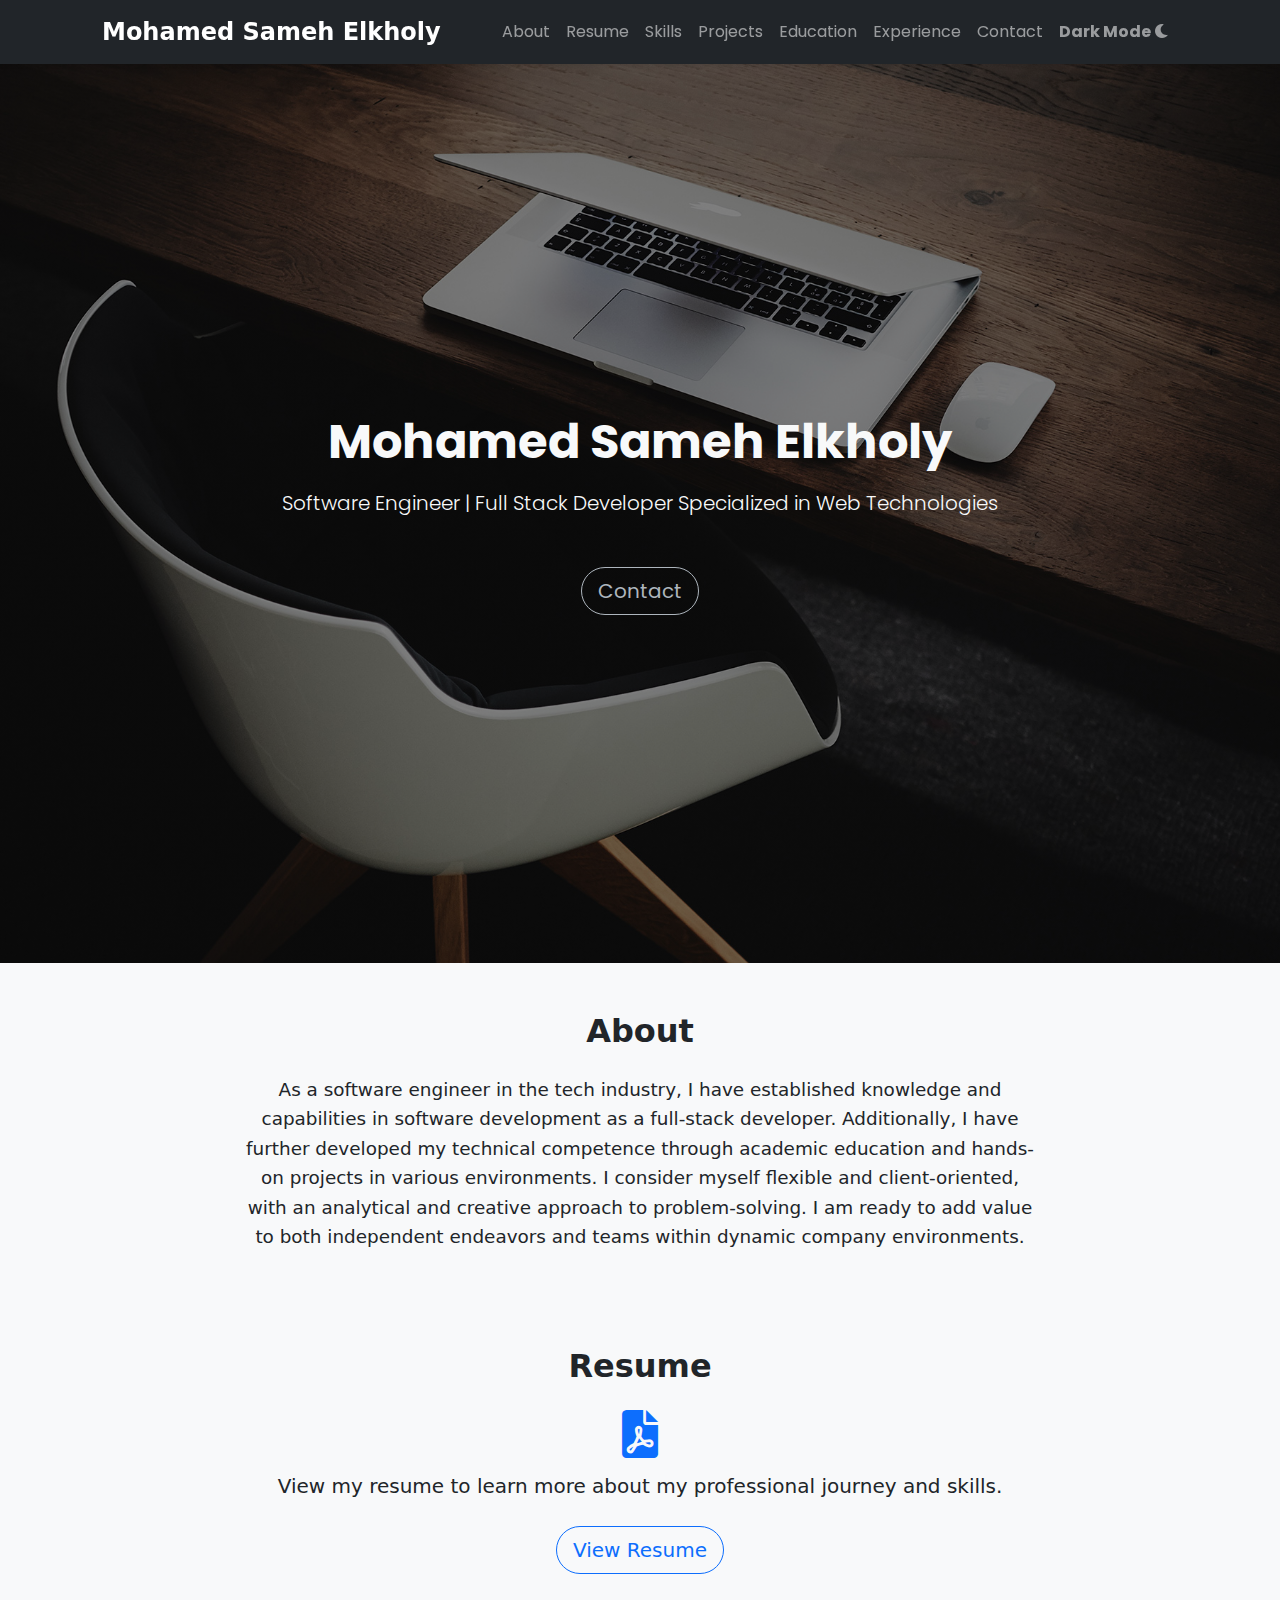
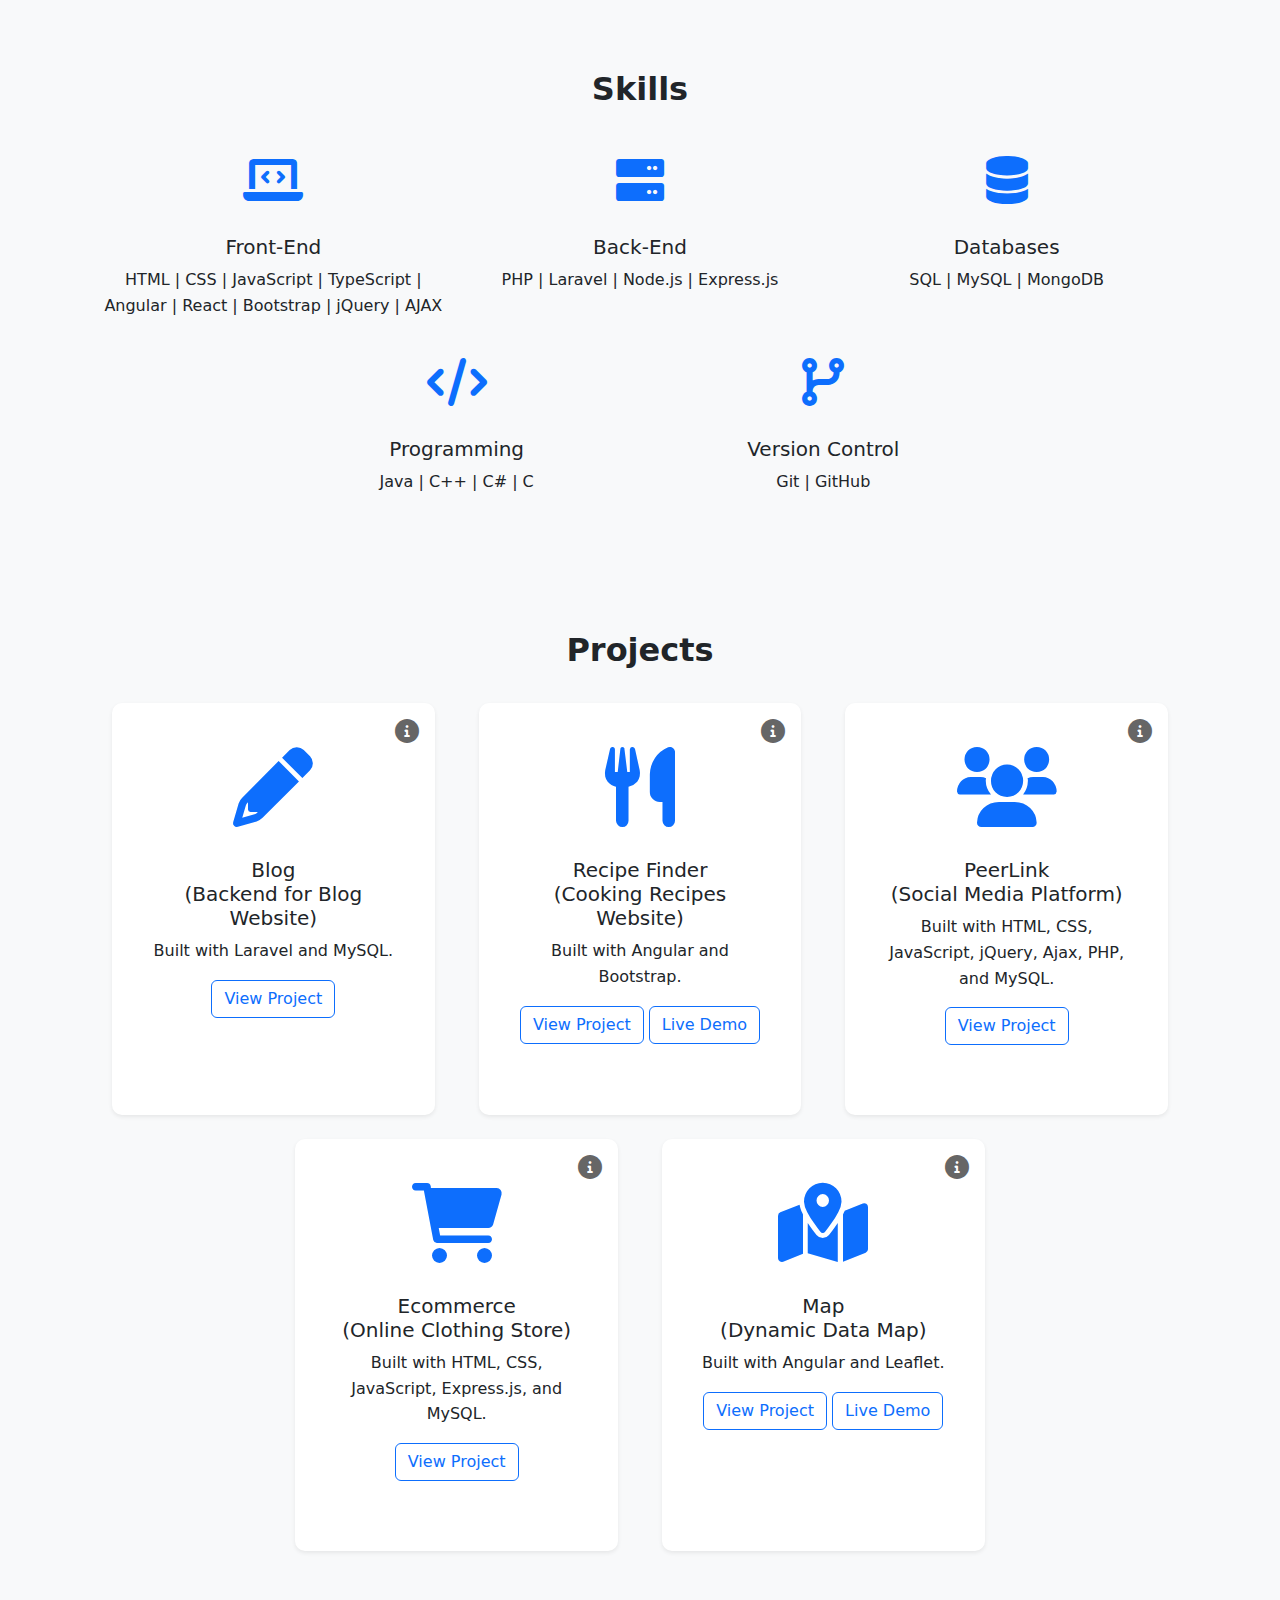
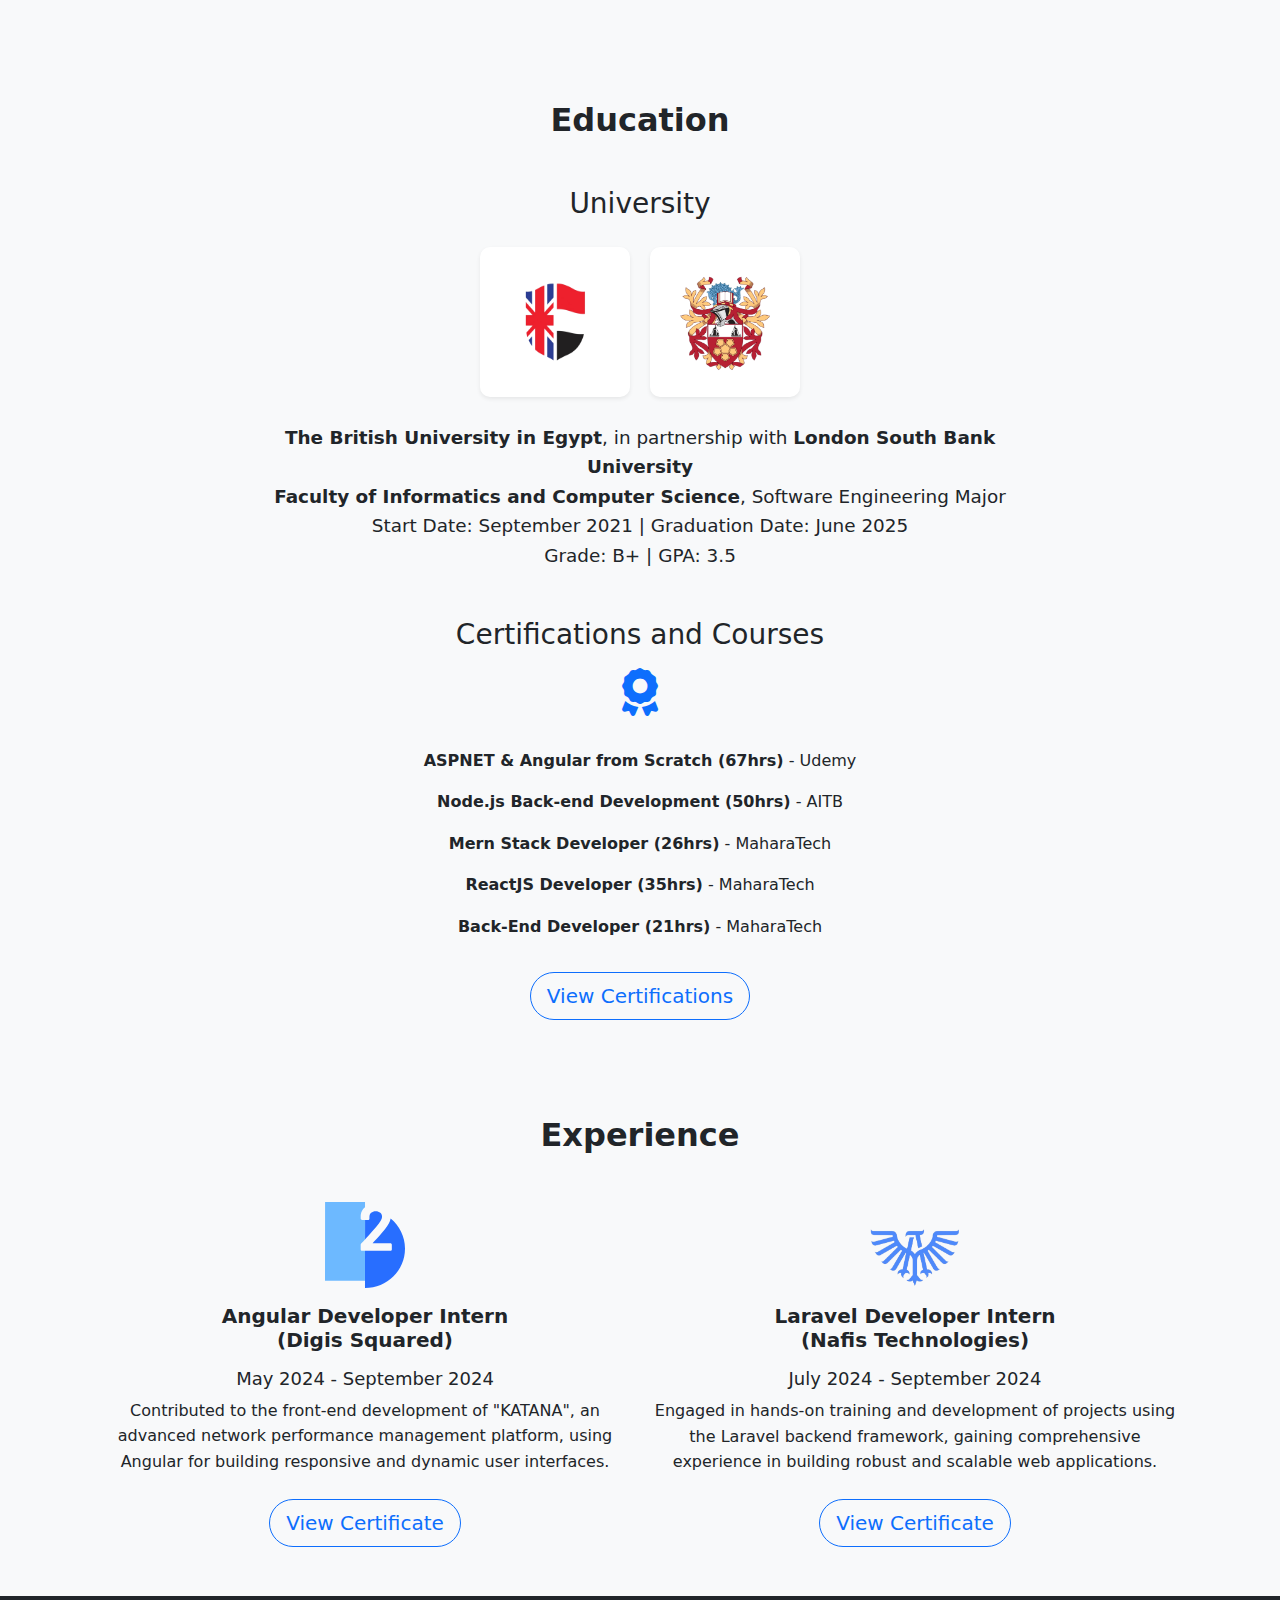
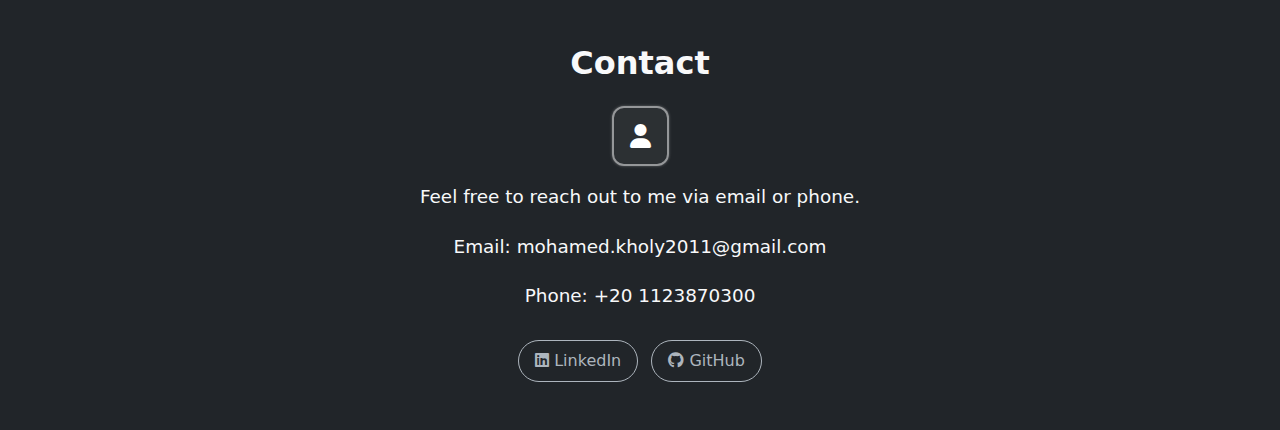
<file: index.html>
<!DOCTYPE html>
<html lang="en">
<head>
  <meta charset="UTF-8">
  <meta name="viewport" content="width=device-width, initial-scale=1.0">
  <meta name="description" content="Portfolio of Mohamed Sameh Elkholy">
  <title>Portfolio - Mohamed Sameh Elkholy</title>
  
  <!-- Icon -->
  <link rel="icon" href="./assets/icon.png" type="image/x-icon">
  
  <link href="https://cdn.jsdelivr.net/npm/bootstrap@5.3.0/dist/css/bootstrap.min.css" rel="stylesheet">
  <link href="https://cdnjs.cloudflare.com/ajax/libs/font-awesome/6.0.0-beta3/css/all.min.css" rel="stylesheet">
  <link rel="stylesheet" href="style.css">
  
</head>
<body>
  <!-- Navbar -->
  <nav class="navbar navbar-expand-lg navbar-dark bg-dark shadow-sm sticky-top">
    <div class="container">
      <a class="navbar-brand" href="index.html">Mohamed Sameh Elkholy</a>
      <button class="navbar-toggler" type="button" data-bs-toggle="collapse" data-bs-target="#navbarNav" aria-controls="navbarNav" aria-expanded="false" aria-label="Toggle navigation">
        <span class="navbar-toggler-icon"></span>
      </button>
      <div class="collapse navbar-collapse" id="navbarNav">
        <ul class="navbar-nav ms-auto">
          <li class="nav-item"><a class="nav-link" href="#about">About</a></li>
          <li class="nav-item"><a class="nav-link" href="#resume">Resume</a></li>
          <li class="nav-item"><a class="nav-link" href="#skills">Skills</a></li>
          <li class="nav-item"><a class="nav-link" href="#projects">Projects</a></li>
          <li class="nav-item"><a class="nav-link" href="#education">Education</a></li>
          <li class="nav-item"><a class="nav-link" href="#experience">Experience</a></li>
          <li class="nav-item"><a class="nav-link" href="#contact">Contact</a></li>
          <!-- Night mode button inside the navbar menu -->
          <li class="nav-item">
            <div id="theme-toggler" class="nav-link d-inline-flex align-items-center">
              <a href="javascript:void(0);">
                <strong class="dark-mode-toggle"><span id="mode">Dark Mode&nbsp;</span><i class="fas fa-moon"></i></strong>
              </a>
            </div>
          </li>
        </ul>
      </div>
    </div>
  </nav>

  <!-- Home Section -->
  <header id="home" class="home-section text-center d-flex justify-content-center align-items-center border-bottom border-light custom-shadow">
    <div class="container">
      <h1 class="text-light animate-fadeIn">Mohamed Sameh Elkholy</h1>
      <p class="lead text-light">Software Engineer | Full Stack Developer Specialized in Web Technologies</p>
      <a href="#contact" class="btn btn-outline-light btn-lg mt-3 rounded-pill">Contact</a>
    </div>
  </header>

  <!-- About Section -->
  <section id="about" class="py-5 text-center">
    <div class="container">
      <h2>About</h2>
      <p class="lead">
        As a software engineer in the tech industry, I have established knowledge and capabilities in software development as a full-stack developer. Additionally, I have further developed my technical competence through academic education and hands-on projects in various environments. I consider myself flexible and client-oriented, with an analytical and creative approach to problem-solving. I am ready to add value to both independent endeavors and teams within dynamic company environments.
      </p>
    </div>
  </section>

  <!-- Resume Section -->
  <section id="resume" class="py-5 text-center">
    <div class="container">
        <h2>Resume</h2>
    <i class="fa-solid fa-file-pdf fa-3x text-primary mb-2"></i>
        <p class="lead mt-1">View my resume to learn more about my professional journey and skills.</p>
        <a href="" class="btn btn-outline-primary btn-lg mt-2 rounded-pill" data-bs-toggle="modal" data-bs-target="#resumeModal">View Resume</a>
    </div>
  </section>

  <!-- Resume Modal -->
  <div class="modal fade" id="resumeModal" tabindex="-1" aria-labelledby="resumeModalLabel" aria-hidden="true">
    <div class="modal-dialog modal-lg">
      <div class="modal-content">
        <div class="modal-header">
          <h5 class="modal-title" id="resumeModalLabel">My Resume</h5>
          <a href="./assets/Mohamed-Sameh-CV.pdf" class="btn btn-outline-secondary ms-auto" target="_blank">
            <i class="fas fa-external-link-alt"></i>
          </a>
        </div>
        <div class="modal-body">
          <object data="./assets/Mohamed-Sameh-CV.pdf" type="application/pdf">
            <p class="modal-link">Your browser does not support PDFs. <a href="./assets/Mohamed-Sameh-CV.pdf">Download the PDF</a></p>
          </object>
        </div>
        <div class="modal-footer">
          <button type="button" class="btn btn-outline-secondary" data-bs-dismiss="modal">Close</button>
        </div>
      </div>
    </div>
  </div>

  <!-- Skills Section -->
  <section id="skills" class="bg py-5 text-center">
    <div class="container">
      <h2 class="mb-5">Skills</h2>
      <div class="row mt-4 justify-content-center">
        
        <div class="col-md-4 mb-4">
          <i class="fas fa-laptop-code fa-3x text-primary mb-3"></i>
          <h4>Front-End</h4>
          <p>HTML | CSS | JavaScript | TypeScript | Angular | React | Bootstrap | jQuery | AJAX</p>
        </div>

        <div class="col-md-4 mb-4">
          <i class="fas fa-server fa-3x text-primary mb-3"></i>
          <h4>Back-End</h4>
          <p>PHP | Laravel | Node.js | Express.js</p>
        </div>

        <div class="col-md-4 mb-4">
          <i class="fas fa-database fa-3x text-primary mb-3"></i>
          <h4>Databases</h4>
          <p>SQL | MySQL | MongoDB</p>
        </div>

        <div class="col-md-4 mb-4">
          <i class="fas fa-code fa-3x text-primary mb-3"></i>
          <h4>Programming</h4>
          <p>Java | C++ | C# | C</p>
        </div>

        <div class="col-md-4 mb-4">
          <i class="fas fa-code-branch fa-3x text-primary mb-3"></i>
          <h4>Version Control</h4>
          <p>Git | GitHub</p>
        </div>
        
      </div>
    </div>
  </section>

  <!-- Projects Section -->
  <section id="projects" class="py-5 text-center">
    <div class="container">
      <h2>Projects</h2>
      <div class="row mt-4">

        <!-- Project 5 -->
        <div class="col-lg-4 col-md-6 mb-4">
          <div class="card border-0 shadow-sm mb-4">
            <i class="fas fa-pencil-alt fa-5x text-primary mt-4"></i>
            <div class="card-body">
              <h5 class="card-title">Blog<br>(Backend for Blog Website)</h5>
              <p class="card-text">Built with Laravel and MySQL.</p>
              <a href="https://github.com/Mohamed-Samehh/Blog" target="_blank" class="btn btn-outline-primary">View Project</a>
              <button type="button" class="btn position-absolute top-0 end-0 p-0 m-3" style="border: none; height: 0;" data-bs-toggle="modal" data-bs-target="#projectModal5">
                <i class="fas fa-info-circle" style="font-size: 24px;"></i>
              </button>
            </div>
          </div>
        </div>

        <!-- Modal for Project 5 -->
        <div class="modal fade" id="projectModal5" tabindex="-1" aria-labelledby="projectModalLabel5" aria-hidden="true">
          <div class="modal-dialog modal-lg">
            <div class="modal-content">
              <div class="modal-header">
                <h5 class="modal-title" id="projectModalLabel5">Blog (Backend for Blog Website)</h5>
              </div>
              <div class="modal-body">
                <p>This project is a simple blog application built with Laravel, featuring core functionalities like user authentication, blog post management, nested comments, and a like system. It also includes media management for image uploads using Spatie Media Library, and efficient pagination for posts and comments. This project demonstrates my ability to develop robust backend systems for modern web applications using Laravel.</p>
              </div>
              <div class="modal-footer">
                <button type="button" class="btn btn-secondary" data-bs-dismiss="modal">Close</button>
              </div>
            </div>
          </div>
        </div>

        <!-- Project 4 -->
        <div class="col-lg-4 col-md-6 mb-4">
          <div class="card border-0 shadow-sm mb-4">
            <i class="fas fa-utensils fa-5x text-primary mt-4"></i>
            <div class="card-body">
              <h5 class="card-title">Recipe Finder<br>(Cooking Recipes Website)</h5>
              <p class="card-text">Built with Angular and Bootstrap.</p>
              <a href="https://github.com/Mohamed-Samehh/Recipe-Finder" target="_blank" class="btn btn-outline-primary">View Project</a>
              <a href="https://mohamed-samehh.github.io/Recipe-Finder/" target="_blank" class="btn btn-outline-primary">Live Demo</a>
              <button type="button" class="btn position-absolute top-0 end-0 p-0 m-3" style="border: none; height: 0;" data-bs-toggle="modal" data-bs-target="#projectModal4">
                <i class="fas fa-info-circle" style="font-size: 24px;"></i>
              </button>
            </div>
          </div>
        </div>

        <!-- Modal for Project 4 -->
        <div class="modal fade" id="projectModal4" tabindex="-1" aria-labelledby="projectModalLabel4" aria-hidden="true">
          <div class="modal-dialog modal-lg">
            <div class="modal-content">
              <div class="modal-header">
                <h5 class="modal-title" id="projectModalLabel4">Recipe Finder (Cooking Recipes Website)</h5>
              </div>
              <div class="modal-body">
                <p>Recipe Finder is an Angular-based web application that lets users explore and discover recipes from various sources. Featuring an interactive recipe search function and detailed recipe views, the application offers seamless navigation through a Bootstrap-styled responsive design. Users can suggest new recipes via a form, browse meals by categories and geographical areas, and view detailed information such as ingredients and instructions for each dish. The app dynamically fetches data from external recipe APIs, ensuring an engaging and easy-to-use experience for all users.
                </p>
              </div>
              <div class="modal-footer">
                <button type="button" class="btn btn-secondary" data-bs-dismiss="modal">Close</button>
              </div>
            </div>
          </div>
        </div>

        <!-- Project 3 -->
        <div class="col-lg-4 col-md-6 mb-4">
          <div class="card border-0 shadow-sm mb-4">
            <i class="fas fa-users fa-5x text-primary mt-4"></i>
            <div class="card-body">
              <h5 class="card-title">PeerLink<br>(Social Media Platform)</h5>
              <p class="card-text">Built with HTML, CSS, JavaScript, jQuery, Ajax, PHP, and MySQL.</p>
              <a href="https://github.com/Mohamed-Samehh/PeerLink" target="_blank" class="btn btn-outline-primary">View Project</a>
              <button type="button" class="btn position-absolute top-0 end-0 p-0 m-3" style="border: none; height: 0;" data-bs-toggle="modal" data-bs-target="#projectModal3">
                <i class="fas fa-info-circle" style="font-size: 24px;"></i>
              </button>
            </div>
          </div>
        </div>

        <!-- Modal for Project 3 -->
        <div class="modal fade" id="projectModal3" tabindex="-1" aria-labelledby="projectModalLabel3" aria-hidden="true">
          <div class="modal-dialog modal-lg">
            <div class="modal-content">
              <div class="modal-header">
                <h5 class="modal-title" id="projectModalLabel3">PeerLink (Social Media Platform)</h5>
              </div>
              <div class="modal-body">
                <p>PeerLink is a dynamic social media platform designed for connecting users through posts, likes, and follows. It offers secure login and registration, post creation with text and image sharing, and robust profile management. Users can interact via likes, follows, and profile customization. Using HTML, CSS, JavaScript, jQuery, AJAX, PHP, and MySQL, PeerLink ensures a responsive interface and seamless user experience for engaging in social interactions and content discovery.</p>
              </div>
              <div class="modal-footer">
                <button type="button" class="btn btn-secondary" data-bs-dismiss="modal">Close</button>
              </div>
            </div>
          </div>
        </div>

        <!-- Project 2 -->
        <div class="col-lg-4 col-md-6 mb-4">
          <div class="card border-0 shadow-sm mb-4">
              <i class="fas fa-shopping-cart fa-5x text-primary mt-4"></i>
            <div class="card-body">
              <h5 class="card-title">Ecommerce<br>(Online Clothing Store)</h5>
              <p class="card-text">Built with HTML, CSS, JavaScript, Express.js, and MySQL.</p>
              <a href="https://github.com/Mohamed-Samehh/Ecommerce" target="_blank" class="btn btn-outline-primary">View Project</a>
              <button type="button" class="btn position-absolute top-0 end-0 p-0 m-3" style="border: none; height: 0;" data-bs-toggle="modal" data-bs-target="#projectModal2">
                <i class="fas fa-info-circle" style="font-size: 24px;"></i>
              </button>
            </div>
          </div>
        </div>

        <!-- Modal for Project 2 -->
        <div class="modal fade" id="projectModal2" tabindex="-1" aria-labelledby="projectModalLabel2" aria-hidden="true">
          <div class="modal-dialog modal-lg">
            <div class="modal-content">
              <div class="modal-header">
                <h5 class="modal-title" id="projectModalLabel2">Ecommerce (Online Clothing Store)</h5>
              </div>
              <div class="modal-body">
                <p>Ecommerce is an interactive online clothing store designed for a seamless shopping experience. It includes product listings, shopping cart management, secure payment processing, and dynamic UI updates. The application uses HTML, CSS, JavaScript, Express.js, and MySQL for a responsive platform. Ecommerce offers a user-friendly interface and secure transactions, making it an ideal solution for online clothing sales.</p>
              </div>
              <div class="modal-footer">
                <button type="button" class="btn btn-secondary" data-bs-dismiss="modal">Close</button>
              </div>
            </div>
          </div>
        </div>

        <!-- Project 1 -->
        <div class="col-lg-4 col-md-6 mb-4">
          <div class="card border-0 shadow-sm mb-4">
            <i class="fas fa-map-marked-alt fa-5x text-primary mt-4"></i>
            <div class="card-body">
              <h5 class="card-title">Map<br>(Dynamic Data Map)</h5>
              <p class="card-text">Built with Angular and Leaflet.</p>
              <a href="https://github.com/Mohamed-Samehh/Map" target="_blank" class="btn btn-outline-primary">View Project</a>
              <a href="https://data-mapp.netlify.app/" target="_blank" class="btn btn-outline-primary">Live Demo</a>
              <button type="button" class="btn position-absolute top-0 end-0 p-0 m-3" style="border: none; height: 0;" data-bs-toggle="modal" data-bs-target="#projectModal1">
                <i class="fas fa-info-circle" style="font-size: 24px;"></i>
              </button>
            </div>
          </div>
        </div>

        <!-- Modal for Project 1 -->
        <div class="modal fade" id="projectModal1" tabindex="-1" aria-labelledby="projectModalLabel1" aria-hidden="true">
          <div class="modal-dialog modal-lg">
            <div class="modal-content">
              <div class="modal-header">
                <h5 class="modal-title" id="projectModalLabel1">Map (Dynamic Data Map)</h5>
              </div>
              <div class="modal-body">
                <p>This interactive mapping application is designed for dynamic data visualization. It includes switchable street and satellite views, real-time point and legend rendering, and responsive controls. The application uses Angular and Leaflet for an intuitive and mobile-friendly map experience. This project offers a powerful solution for visualizing geospatial data.</p>
              </div>
              <div class="modal-footer">
                <button type="button" class="btn btn-secondary" data-bs-dismiss="modal">Close</button>
              </div>
            </div>
          </div>
        </div>

      </div>
    </div>
  </section>

  <!-- Education Section -->
  <section id="education" class="bg py-5 text-center">
    <div class="container">
        <h2>Education</h2>
        
        <!-- University Section -->
        <div class="mt-5">
          <h3 class="mb-3">University</h3>
          <div class="d-flex justify-content-center align-items-center mb-3">
            <!-- BUE Card -->
            <a href="https://www.bue.edu.eg/" target="_blank" class="card-link">
              <div class="card border-0 shadow-sm d-flex justify-content-center align-items-center" style="width: 150px; height: 150px;">
                <img src="./assets/BUE.png" class="card-img img-fluid" style="width: 80px; height: 90px;" alt="BUE">
              </div>            
            </a>
            <!-- LSBU Card -->
            <a href="https://www.lsbu.ac.uk/" target="_blank" class="card-link">
              <div class="card border-0 shadow-sm d-flex justify-content-center align-items-center" style="width: 150px; height: 150px;">
                <img src="./assets/LSBU.png" class="card-img img-fluid" style="width: 90px; height: 100px;" alt="LSBU">
              </div>
            </a>
          </div>
          <div class="mt-3">
            <p><strong>The British University in Egypt</strong>, in partnership with <strong>London South Bank University</strong></p>
            <p><strong>Faculty of Informatics and Computer Science</strong>, Software Engineering Major</p>
            <p>Start Date: September 2021 | Graduation Date: June 2025</p>
            <p>Grade: B+ | GPA: 3.5</p>
          </div>
        </div>
        
        <!-- Certifications Section -->
        <div class="mt-5">
            <h3>Certifications and Courses</h3>
            <i class="fa-solid fa-award fa-3x text-primary mb-2 mt-2"></i>
            
              <ul class="list-unstyled mt-4">
                  <li class="mb-3"><strong>ASPNET & Angular from Scratch (67hrs)</strong> - Udemy</li>
                  <li class="mb-3"><strong>Node.js Back-end Development (50hrs)</strong> - AITB</li>
                  <li class="mb-3"><strong>Mern Stack Developer (26hrs)</strong> - MaharaTech</li>
                  <li class="mb-3"><strong>ReactJS Developer (35hrs)</strong> - MaharaTech</li>
                  <li class="mb-3"><strong>Back-End Developer (21hrs)</strong> - MaharaTech</li>
              </ul>
          
            <div class="mt-4">
              <a href="certificates.html" class="btn btn-outline-primary btn-lg mt-2 rounded-pill">View Certifications</a>
            </div>
        </div>

    </div>
  </section>

  <!-- Experience Section -->
  <section id="experience" class="py-5 text-center">
    <div class="container">
      <h2>Experience</h2>
      <div class="row mt-4">
        <div class="col-md-6">
          <img src="./assets/Digis.svg" class="img-fluid mb-3 mt-4" style="width: 80px; height: auto;">
          <h4><strong>
            Angular Developer Intern
            <br>
            (Digis Squared)
          </strong></h4>
          <h5 style="font-size: large;">May 2024 - September 2024</h5>
          <p>Contributed to the front-end development of
            "KATANA", an advanced network performance
            management platform, using Angular for building
            responsive and dynamic user interfaces.</p>
          <button class="btn btn-outline-primary btn-lg mt-2 rounded-pill" data-bs-toggle="modal" data-bs-target="#pdfModal_1" class="embed-responsive">View Certificate</button>
        </div>

        <div class="col-md-6">
          <img src="./assets/Nafis.png" class="img-fluid mb-3 mt-5" style="width: 92px; height: auto;">
          <h4><strong>
            Laravel Developer Intern
            <br>
            (Nafis Technologies)
          </strong></h4>
          <h5 style="font-size: large;">July 2024 - September 2024</h5>
          <p>Engaged in hands-on training and development of
            projects using the Laravel backend framework,
            gaining comprehensive experience in building robust
            and scalable web applications.</p>
          <button class="btn btn-outline-primary btn-lg mt-2 rounded-pill" data-bs-toggle="modal" data-bs-target="#pdfModal_2" class="embed-responsive">View Certificate</button>
        </div>
      </div>
    </div>
  </section>

  <!-- Experience Section Modals -->
  <!-- Modal 1 -->
  <div class="modal fade" id="pdfModal_1" tabindex="-1" aria-labelledby="pdfModalLabel_1" aria-hidden="true">
    <div class="modal-dialog modal-lg">
      <div class="modal-content">
        <div class="modal-header">
          <h5 class="modal-title" id="pdfModalLabel_1">Digis Squared</h5>
          <a href="./assets/Certificates/Internships/Digis.pdf" class="btn btn-outline-secondary ms-auto" target="_blank">
            <i class="fas fa-external-link-alt"></i>
          </a>
        </div>
        <div class="modal-body">
          <object data="./assets/Certificates/Internships/Digis.pdf" type="application/pdf">
            <p class="modal-link">Your browser does not support PDFs. <a href="./assets/Certificates/Internships/Digis.pdf">Download the PDF</a></p>
          </object>
        </div>
        <div class="modal-footer">
          <button type="button" class="btn btn-outline-secondary" data-bs-dismiss="modal">Close</button>
        </div>
      </div>
    </div>
  </div>

  <!-- Modal 2 -->
  <div class="modal fade" id="pdfModal_2" tabindex="-1" aria-labelledby="pdfModalLabel_2" aria-hidden="true">
    <div class="modal-dialog modal-lg">
      <div class="modal-content">
        <div class="modal-header">
          <h5 class="modal-title" id="pdfModalLabel_2">Nafis Technologies</h5>
          <a href="./assets/Certificates/Internships/Nafis.pdf" class="btn btn-outline-secondary ms-auto" target="_blank">
            <i class="fas fa-external-link-alt"></i>
          </a>
        </div>
        <div class="modal-body">
          <object data="./assets/Certificates/Internships/Nafis.pdf" type="application/pdf">
            <p class="modal-link">Your browser does not support PDFs. <a href="./assets/Certificates/Internships/Nafis.pdf">Download the PDF</a></p>
          </object>
        </div>
        <div class="modal-footer">
          <button type="button" class="btn btn-outline-secondary" data-bs-dismiss="modal">Close</button>
        </div>
      </div>
    </div>
  </div>

  <!-- Contact Section -->
  <section id="contact" class="bg-dark text-light py-5 text-center border-top border-light custom-shadow">
    <div class="container">
      <h2>Contact</h2>

      <div class="fa-user-wrapper mt-4">
        <i class="fa fa-user p-3"></i>
      </div>

      <p class="mt-3">Feel free to reach out to me via email or phone.</p>
      <p>Email: <a href="mailto:mohamed.kholy2011@gmail.com" class="text-light">mohamed.kholy2011@gmail.com</a></p>
      <p>Phone: <a href="tel:+201123870300" class="text-light">+20 1123870300</a></p>
      <div class="mt-3">
        <a href="https://linkedin.com/in/mohamed-sameh2011" target="_blank" class="btn btn-outline-light me-2"><i class="fab fa-linkedin"></i> LinkedIn</a>
        <a href="https://github.com/Mohamed-Samehh" target="_blank" class="btn btn-outline-light"><i class="fab fa-github"></i> GitHub</a>
      </div>
    </div>
  </section>

  <script src="https://cdn.jsdelivr.net/npm/bootstrap@5.3.0/dist/js/bootstrap.bundle.min.js"></script>
  <script>
    // Function to highlight the navbar item based on scroll position
    window.addEventListener('scroll', function() {
        const sections = document.querySelectorAll('section');
        const navLinks = document.querySelectorAll('.navbar-nav .nav-link');
        const lastLink = navLinks[navLinks.length - 2]; //Gets the second last section (Contact)
        const firstLink = sections[0];

        let scrollPosition = document.documentElement.scrollTop || document.body.scrollTop;
        const offset = 75; // Change this value to adjust when the section highlights
        const windowHeight = window.innerHeight;
        const documentHeight = document.documentElement.scrollHeight;

        let atBottom = Math.ceil(scrollPosition + windowHeight) >= documentHeight;

        if (atBottom) {
            navLinks.forEach(link => link.classList.remove('active'));
            lastLink.classList.add('active');
        } else {
            if (scrollPosition < firstLink.offsetTop) {
                navLinks.forEach(link => link.classList.remove('active'));
            }

            sections.forEach((section, index) => {
                if (section.offsetTop - offset <= scrollPosition && (section.offsetTop + section.offsetHeight) > scrollPosition) {
                    navLinks.forEach(link => link.classList.remove('active'));
                    navLinks[index].classList.add('active');
                }
            });
        }
    });

    //Night Mode
    var mode = document.getElementById("mode");
    var isNightMode = localStorage.getItem("isNightMode") === "true";

    if (isNightMode) {
      document.body.classList.add("night-mode");
      mode.innerHTML = "Light Mode&nbsp;";
      document.getElementById("theme-toggler").querySelector("i").classList.add("fa-sun");
      document.getElementById("theme-toggler").querySelector("i").classList.remove("fa-moon");
    } else {
      mode.innerHTML = "Dark Mode&nbsp;";
      document.getElementById("theme-toggler").querySelector("i").classList.add("fa-moon");
      document.getElementById("theme-toggler").querySelector("i").classList.remove("fa-sun");
    }

    document.getElementById("theme-toggler").addEventListener("click", function () {
      document.body.classList.toggle("night-mode");

      const icon = this.querySelector("i");
      if (document.body.classList.contains("night-mode")) {
        icon.classList.remove("fa-moon");
        icon.classList.add("fa-sun");
        mode.innerHTML = "Light Mode&nbsp;";
        localStorage.setItem("isNightMode", true);
      } else {
        icon.classList.remove("fa-sun");
        icon.classList.add("fa-moon");
        mode.innerHTML = "Dark Mode&nbsp;";
        localStorage.setItem("isNightMode", false);
      }
    });
  </script>
</body>
</html>
</file>
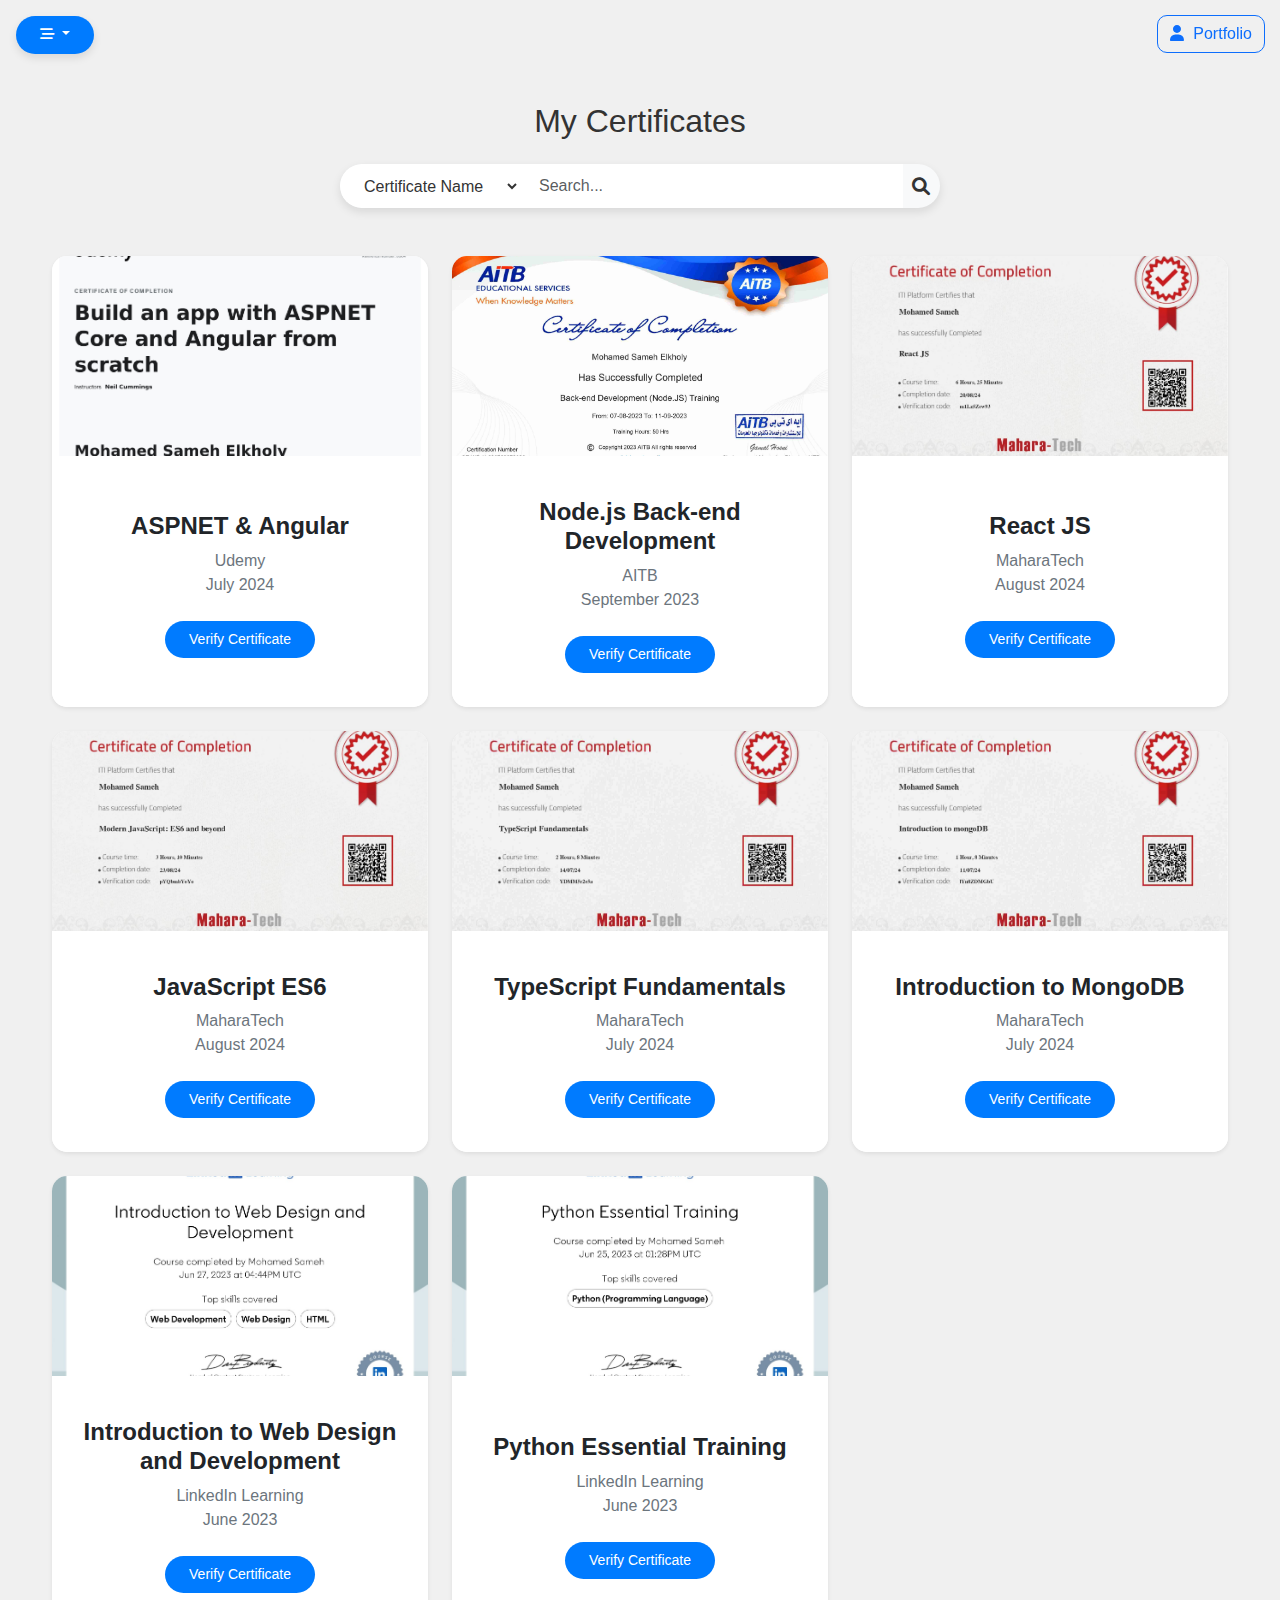
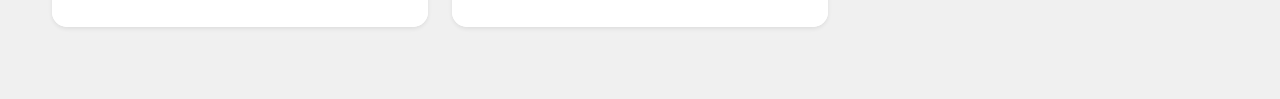
<file: certificates.html>
<!DOCTYPE html>
<html lang="en">
<head>
  <meta charset="UTF-8">
  <meta name="viewport" content="width=device-width, initial-scale=1.0">
  <meta name="description" content="Certificates of Mohamed Sameh Elkholy">
  <title>Certificates - Mohamed Sameh Elkholy</title>
  
  <!-- Icon -->
  <link rel="icon" href="./assets/icon.png" type="image/x-icon">
  
  <link href="https://cdn.jsdelivr.net/npm/bootstrap@5.3.0/dist/css/bootstrap.min.css" rel="stylesheet">
  <link href="https://cdnjs.cloudflare.com/ajax/libs/font-awesome/6.0.0-beta3/css/all.min.css" rel="stylesheet">
  <link rel="stylesheet" href="certificates_style.css"> 
</head>

<body>
    <!-- Portfolio Button -->
    <div class="back-button">
      <a href="index.html" id="Portfolio" class="btn btn-outline-primary">
        <i class="fa-solid fa-user"></i><span>&nbsp; Portfolio</span>
      </a>
    </div>

    <!-- Sorting Dropdown Button -->
    <div class="sorting-buttons text-start ms-3">
      <div class="btn-group">
        <button type="button" class="btn btn-primary dropdown-toggle mt-3" data-bs-toggle="dropdown" aria-expanded="false">
          <i class="fa fa-reorder"></i>
        </button>
        <ul class="dropdown-menu">
          <li><button class="dropdown-item" data-type="date" onclick="toggleSort(this)">Sort by Date</button></li>
          <li><button class="dropdown-item" data-type="alphabetical" onclick="toggleSort(this)">Sort by Alphabet</button></li>
        </ul>
      </div>
    </div>
  
    <!-- Certificates Section -->
    <section id="certificates" class="py-5">
      <div class="container">
        <h2 class="text-center mb-4">My Certificates</h2>

        <!-- Search Bar -->
        <div class="search-container mb-5">
          <div class="input-group">
              <select class="custom-select search-category">
                  <option value="title">Certificate Name</option>
                  <option value="institute">Institute Name</option>
              </select>
              <input type="text" class="form-control search-input" placeholder="Search...">
              <div class="input-group-append">
                  <span class="search-icon">
                      <i class="fas fa-search"></i>
                  </span>
              </div>
          </div>
        </div>

        <!-- No Results Message -->
        <div id="no-results" class="no-results-message" style="display: none;">
          No results found for "<span id="search-query"></span>"
        </div>

        <div class="row" id="certificates-container">
          <!-- Certificate 1 -->
          <div class="col-md-6 col-lg-4 mb-4 certificate-card" data-date="7-2024" data-title="ASPNET & Angular" data-institute="Udemy">
            <div class="card border-0 shadow-sm">
              <a href="" data-bs-toggle="modal" data-bs-target="#pdfModal1" class="embed-responsive">
                <img src="./assets/Certificates/Udemy/ASPNET & Angular.jpg" class="card-img-top">
              </a>
              <div class="card-body text-center">
                <h5 class="card-title">ASPNET & Angular</h5>
                <p class="card-text">Udemy<br>July 2024</p>
                <a href="https://www.udemy.com/certificate/UC-0c75f5f3-8b5b-4035-886f-20bb64537621/" target="_blank" class="btn btn-primary">Verify Certificate</a>
              </div>
            </div>
          </div>
  
          <!-- Certificate 2 -->
          <div class="col-md-6 col-lg-4 mb-4 certificate-card" data-date="9-2023" data-title="Node.js Back-end Development" data-institute="AITB">
            <div class="card border-0 shadow-sm">
              <a href="" data-bs-toggle="modal" data-bs-target="#pdfModal2" class="embed-responsive">
                <img src="./assets/Certificates/AITB/Node.js.jpg" class="card-img-top">
              </a>
              <div class="card-body text-center">
                <h5 class="card-title">Node.js Back-end Development</h5>
                <p class="card-text">AITB<br>September 2023</p>
                <a href="https://aitbeg.com/verify-certification?cn=SE-WD-N-230722073928" target="_blank" class="btn btn-primary">Verify Certificate</a>
              </div>
            </div>
          </div>

          <!-- Certificate 10 -->
          <div class="col-md-6 col-lg-4 mb-4 certificate-card" data-date="8-2024" data-title="React JS" data-institute="MaharaTech">
            <div class="card border-0 shadow-sm">
              <a href="" data-bs-toggle="modal" data-bs-target="#pdfModal10" class="embed-responsive">
                <img src="./assets/Certificates/MaharaTech/React JS.jpg" class="card-img-top">
              </a>
              <div class="card-body text-center">
                <h5 class="card-title">React JS</h5>
                <p class="card-text">MaharaTech<br>August 2024</p>
                <a href="https://maharatech.gov.eg/mod/customcert/verify_certificate.php?contextid=194868&code=m1Lz5Zew93&qrcode=1" target="_blank" class="btn btn-primary">Verify Certificate</a>
              </div>
            </div>
          </div>

          <!-- Certificate 11 -->
          <div class="col-md-6 col-lg-4 mb-4 certificate-card" data-date="8-2024" data-title="JavaScript ES6" data-institute="MaharaTech">
            <div class="card border-0 shadow-sm">
              <a href="" data-bs-toggle="modal" data-bs-target="#pdfModal11" class="embed-responsive">
                <img src="./assets/Certificates/MaharaTech/JavaScript ES6.jpg" class="card-img-top">
              </a>
              <div class="card-body text-center">
                <h5 class="card-title">JavaScript ES6</h5>
                <p class="card-text">MaharaTech<br>August 2024</p>
                <a href="https://maharatech.gov.eg/mod/customcert/verify_certificate.php?contextid=206156&code=pYQbmbYoYo&qrcode=1" target="_blank" class="btn btn-primary">Verify Certificate</a>
              </div>
            </div>
          </div>
  
          <!-- Certificate 3 -->
          <div class="col-md-6 col-lg-4 mb-4 certificate-card" data-date="7-2024" data-title="TypeScript Fundamentals" data-institute="MaharaTech">
            <div class="card border-0 shadow-sm">
              <a href="" data-bs-toggle="modal" data-bs-target="#pdfModal3" class="embed-responsive">
                <img src="./assets/Certificates/MaharaTech/TypeScript Fundamentals.jpg" class="card-img-top">
              </a>
              <div class="card-body text-center">
                <h5 class="card-title">TypeScript Fundamentals</h5>
                <p class="card-text">MaharaTech<br>July 2024</p>
                <a href="https://maharatech.gov.eg/mod/customcert/verify_certificate.php?contextid=253403&code=YDMM5r2e5a&qrcode=1" target="_blank" class="btn btn-primary">Verify Certificate</a>
              </div>
            </div>
          </div>
  
          <!-- Certificate 4 -->
          <div class="col-md-6 col-lg-4 mb-4 certificate-card" data-date="7-2024" data-title="Introduction to MongoDB" data-institute="MaharaTech">
            <div class="card border-0 shadow-sm">
              <a href="" data-bs-toggle="modal" data-bs-target="#pdfModal4" class="embed-responsive">
                <img src="./assets/Certificates/MaharaTech/Introduction to mongoDB.jpg" class="card-img-top">
              </a>
              <div class="card-body text-center">
                <h5 class="card-title">Introduction to MongoDB</h5>
                <p class="card-text">MaharaTech<br>July 2024</p>
                <a href="https://maharatech.gov.eg/mod/customcert/verify_certificate.php?contextid=253409&code=lYn8ZDMGbU&qrcode=1" target="_blank" class="btn btn-primary">Verify Certificate</a>
              </div>
            </div>
          </div>
  
          <!-- Certificate 5 -->
          <div class="col-md-6 col-lg-4 mb-4 certificate-card" data-date="6-2023" data-title="Introduction to Web Design and Development" data-institute="LinkedIn Learning">
            <div class="card border-0 shadow-sm">
              <a href="" data-bs-toggle="modal" data-bs-target="#pdfModal5" class="embed-responsive">
                <img src="./assets/Certificates/LinkedIn Learning/Introduction to Web Design and Development.jpg" class="card-img-top">
              </a>
              <div class="card-body text-center">
                <h5 class="card-title">Introduction to Web Design and Development</h5>
                <p class="card-text">LinkedIn Learning<br>June 2023</p>
                <a href="https://www.linkedin.com/learning/certificates/91bdaa765c6127485278e3a446dd4ee57a1a3805de986c83df865947b2a2af71?lipi=urn%3Ali%3Apage%3Ad_flagship3_profile_view_base_certifications_details%3Bvd3PaQd0Tqaq5zznRKpbFQ%3D%3D" target="_blank" class="btn btn-primary">Verify Certificate</a>
              </div>
            </div>
          </div>
  
          <!-- Certificate 6 -->
          <div class="col-md-6 col-lg-4 mb-4 certificate-card" data-date="6-2023" data-title="Python Essential Training" data-institute="LinkedIn Learning">
            <div class="card border-0 shadow-sm">
              <a href="" data-bs-toggle="modal" data-bs-target="#pdfModal6" class="embed-responsive">
                <img src="./assets/Certificates/LinkedIn Learning/Python Essential Training.jpg" class="card-img-top">
              </a>
              <div class="card-body text-center">
                <h5 class="card-title">Python Essential Training</h5>
                <p class="card-text">LinkedIn Learning<br>June 2023</p>
                <a href="https://www.linkedin.com/learning/certificates/84e508f40e7a7fec4adf30612baf4e0d2d443f74c1600d2ed7927f414abb946b?lipi=urn%3Ali%3Apage%3Ad_flagship3_profile_view_base_certifications_details%3BkV2KaGZNS2azGt2GNuVR7A%3D%3D" target="_blank" class="btn btn-primary">Verify Certificate</a>
              </div>
            </div>
          </div>

        </div>
      </div>
    </section>

  <!-- PDF Modals -->
  <!-- Modal for Certificate 1 -->
  <div class="modal fade" id="pdfModal1" tabindex="-1" aria-labelledby="pdfModalLabel1" aria-hidden="true">
    <div class="modal-dialog modal-lg">
      <div class="modal-content">
        <div class="modal-header">
          <h5 class="modal-title" id="pdfModalLabel1">ASPNET & Angular - Udemy</h5>
          <a href="https://drive.google.com/file/d/1WoI1LdRa49k26Yzt-AYAjoqnr45StNe5/view" class="btn btn-outline-secondary ms-auto" target="_blank">
            <i class="fas fa-external-link-alt"></i> View
          </a>
          <button type="button" class="btn-close ms-2" data-bs-dismiss="modal" aria-label="Close"></button>
        </div>
        <div class="modal-body">
          <iframe src="https://drive.google.com/file/d/1WoI1LdRa49k26Yzt-AYAjoqnr45StNe5/preview" type="application/pdf"></iframe>
        </div>
      </div>
    </div>
  </div>
  
  <!-- Modal for Certificate 2 -->
  <div class="modal fade" id="pdfModal2" tabindex="-1" aria-labelledby="pdfModalLabel2" aria-hidden="true">
    <div class="modal-dialog modal-lg">
      <div class="modal-content">
        <div class="modal-header">
          <h5 class="modal-title" id="pdfModalLabel2">Node.js Back-end Development - AITB</h5>
          <a href="https://drive.google.com/file/d/1eBrz772iHQHIgr8O396qqHGKI9ksjy8n/view" class="btn btn-outline-secondary ms-auto" target="_blank">
            <i class="fas fa-external-link-alt"></i> View
          </a>
          <button type="button" class="btn-close ms-2" data-bs-dismiss="modal" aria-label="Close"></button>
        </div>
        <div class="modal-body">
          <iframe src="https://drive.google.com/file/d/1eBrz772iHQHIgr8O396qqHGKI9ksjy8n/preview" type="application/pdf"></iframe>
        </div>
      </div>
    </div>
  </div>
  
  <!-- Modal for Certificate 3 -->
  <div class="modal fade" id="pdfModal3" tabindex="-1" aria-labelledby="pdfModalLabel3" aria-hidden="true">
    <div class="modal-dialog modal-lg">
      <div class="modal-content">
        <div class="modal-header">
          <h5 class="modal-title" id="pdfModalLabel3">TypeScript Fundamentals - MaharaTech</h5>
          <a href="https://drive.google.com/file/d/1EBQOiI2Hq4qJm5X5cLlhZgdYZIvrmgfQ/view" class="btn btn-outline-secondary ms-auto" target="_blank">
            <i class="fas fa-external-link-alt"></i> View
          </a>
          <button type="button" class="btn-close ms-2" data-bs-dismiss="modal" aria-label="Close"></button>
        </div>
        <div class="modal-body">
          <iframe src="https://drive.google.com/file/d/1EBQOiI2Hq4qJm5X5cLlhZgdYZIvrmgfQ/preview" type="application/pdf"></iframe>
        </div>
      </div>
    </div>
  </div>
  
  <!-- Modal for Certificate 4 -->
  <div class="modal fade" id="pdfModal4" tabindex="-1" aria-labelledby="pdfModalLabel4" aria-hidden="true">
    <div class="modal-dialog modal-lg">
      <div class="modal-content">
        <div class="modal-header">
          <h5 class="modal-title" id="pdfModalLabel4">Introduction to MongoDB - MaharaTech</h5>
          <a href="https://drive.google.com/file/d/13JS9ge3durrBPw8Va9k5AnyY7QSxRiDI/view" class="btn btn-outline-secondary ms-auto" target="_blank">
            <i class="fas fa-external-link-alt"></i> View
          </a>
          <button type="button" class="btn-close ms-2" data-bs-dismiss="modal" aria-label="Close"></button>
        </div>
        <div class="modal-body">
          <iframe src="https://drive.google.com/file/d/13JS9ge3durrBPw8Va9k5AnyY7QSxRiDI/preview" type="application/pdf"></iframe>
        </div>
      </div>
    </div>
  </div>
  
  <!-- Modal for Certificate 5 -->
  <div class="modal fade" id="pdfModal5" tabindex="-1" aria-labelledby="pdfModalLabel5" aria-hidden="true">
    <div class="modal-dialog modal-lg">
      <div class="modal-content">
        <div class="modal-header">
          <h5 class="modal-title" id="pdfModalLabel5">Introduction to Web Design and Development - LinkedIn Learning</h5>
          <a href="https://drive.google.com/file/d/1rwgyl8-TNyaFetZurvCdHwgEFnIvWm7Z/view" class="btn btn-outline-secondary ms-auto" target="_blank">
            <i class="fas fa-external-link-alt"></i> View
          </a>
          <button type="button" class="btn-close ms-2" data-bs-dismiss="modal" aria-label="Close"></button>
        </div>
        <div class="modal-body">
          <iframe src="https://drive.google.com/file/d/1rwgyl8-TNyaFetZurvCdHwgEFnIvWm7Z/preview" type="application/pdf"></iframe>
        </div>
      </div>
    </div>
  </div>
  
  <!-- Modal for Certificate 6 -->
  <div class="modal fade" id="pdfModal6" tabindex="-1" aria-labelledby="pdfModalLabel6" aria-hidden="true">
    <div class="modal-dialog modal-lg">
      <div class="modal-content">
        <div class="modal-header">
          <h5 class="modal-title" id="pdfModalLabel6">Python Essential Training - LinkedIn Learning</h5>
          <a href="https://drive.google.com/file/d/1AR1LTjcdSe1Yjo7tm6geNv2qdPP6zdhO/view" class="btn btn-outline-secondary ms-auto" target="_blank">
            <i class="fas fa-external-link-alt"></i> View
          </a>
          <button type="button" class="btn-close ms-2" data-bs-dismiss="modal" aria-label="Close"></button>
        </div>
        <div class="modal-body">
          <iframe src="https://drive.google.com/file/d/1AR1LTjcdSe1Yjo7tm6geNv2qdPP6zdhO/preview" type="application/pdf"></iframe>
        </div>
      </div>
    </div>
  </div>

  <!-- Modal for Certificate 10 -->
  <div class="modal fade" id="pdfModal10" tabindex="-1" aria-labelledby="pdfModalLabel10" aria-hidden="true">
    <div class="modal-dialog modal-lg">
      <div class="modal-content">
        <div class="modal-header">
          <h5 class="modal-title" id="pdfModalLabel10">React JS - MaharaTech</h5>
          <a href="https://drive.google.com/file/d/1CLzJAANgxPJpIXTY5N0xlkXFx3-RqQ29/view" class="btn btn-outline-secondary ms-auto" target="_blank">
            <i class="fas fa-external-link-alt"></i> View
          </a>
          <button type="button" class="btn-close ms-2" data-bs-dismiss="modal" aria-label="Close"></button>
        </div>
        <div class="modal-body">
          <iframe src="https://drive.google.com/file/d/1CLzJAANgxPJpIXTY5N0xlkXFx3-RqQ29/preview" type="application/pdf"></iframe>
        </div>
      </div>
    </div>
  </div>

  <!-- Modal for Certificate 11 -->
  <div class="modal fade" id="pdfModal11" tabindex="-1" aria-labelledby="pdfModalLabel11" aria-hidden="true">
    <div class="modal-dialog modal-lg">
      <div class="modal-content">
        <div class="modal-header">
          <h5 class="modal-title" id="pdfModalLabel11">JavaScript ES6 - MaharaTech</h5>
          <a href="https://drive.google.com/file/d/1f5pqyqao_D5mSFHB9xyM1xJwVNGFMgEN/view" class="btn btn-outline-secondary ms-auto" target="_blank">
            <i class="fas fa-external-link-alt"></i> View
          </a>
          <button type="button" class="btn-close ms-2" data-bs-dismiss="modal" aria-label="Close"></button>
        </div>
        <div class="modal-body">
          <iframe src="https://drive.google.com/file/d/1f5pqyqao_D5mSFHB9xyM1xJwVNGFMgEN/preview" type="application/pdf"></iframe>
        </div>
      </div>
    </div>
  </div>
  
  <script src="https://cdn.jsdelivr.net/npm/@popperjs/core@2.11.8/dist/umd/popper.min.js"></script>
  <script src="https://cdn.jsdelivr.net/npm/bootstrap@5.3.0/dist/js/bootstrap.min.js"></script>
  <script>
    // Portfolio button scroll animation
    const backButton = document.querySelector('.back-button .btn');

    window.addEventListener('scroll', () => {
      if (window.scrollY === 0) {
        backButton.innerHTML = '<i class="fa-solid fa-user"></i>&nbsp; Portfolio';
      } else {
        backButton.innerHTML = '<i class="fa-solid fa-user"></i>';
      }
    });

    // Sorting functionality
    window.addEventListener('DOMContentLoaded', () => {
      const container = document.getElementById('certificates-container');
      originalOrder = Array.from(container.getElementsByClassName('certificate-card'));
    });

    let currentSortingType = null;

    function toggleSort(button) {
      const container = document.getElementById('certificates-container');
      const certificates = Array.from(container.getElementsByClassName('certificate-card'));
      const type = button.getAttribute('data-type');
      const otherButtonType = type === 'date' ? 'alphabetical' : 'date';
      const otherButton = document.querySelector(`button[data-type="${otherButtonType}"]`);

      if (currentSortingType) {
        resetSorting();
        document.querySelector(`button[data-type="${currentSortingType}"]`).classList.remove('active');
      }

      if (currentSortingType !== type) {
        certificates.sort((a, b) => {
          if (type === 'date') {
            const dateA = new Date(a.getAttribute('data-date').split('-').reverse().join('-'));
            const dateB = new Date(b.getAttribute('data-date').split('-').reverse().join('-'));
            return dateB - dateA;
          } else if (type === 'alphabetical') {
            const titleA = a.getAttribute('data-title').toLowerCase();
            const titleB = b.getAttribute('data-title').toLowerCase();
            return titleA.localeCompare(titleB);
          }
        });

        certificates.forEach(cert => container.appendChild(cert));
        button.classList.add('active');
        currentSortingType = type;
      } else {
        currentSortingType = null;
      }
    }

    function resetSorting() {
      const container = document.getElementById('certificates-container');
      originalOrder.forEach(cert => container.appendChild(cert));
    }


    // Search functionality
    document.querySelector('.search-input').addEventListener('keyup', function() {
      var searchType = document.querySelector('.search-category').value;
      var searchValue = this.value.toLowerCase();
      var certificates = document.querySelectorAll('.certificate-card');
      var noResultsMessage = document.getElementById('no-results');
      var searchQueryElement = document.getElementById('search-query');
      
      var resultsFound = false;
      
      certificates.forEach(function(card) {
          var text = card.dataset[searchType].toLowerCase();
          if (text.includes(searchValue)) {
              card.style.display = "block";
              resultsFound = true;
          } else {
              card.style.display = "none";
          }
      });

      if (resultsFound) {
          noResultsMessage.style.display = "none";
      } else {
          searchQueryElement.textContent = searchValue;
          noResultsMessage.style.display = "block";
      }
    });

    // Check for night mode on page load
    var isNightMode = localStorage.getItem("isNightMode") === "true";

    if (isNightMode) {
      document.body.classList.add("night-mode");
    }
  </script>
</body>
</html>
</file>
<file: style.css>
@import url('https://fonts.googleapis.com/css2?family=Poppins:ital,wght@0,100;0,200;0,300;0,900;1,100;1,200;1,300;1,400;1,500;1,600;1,700;1,800;1,900&display=swap');

  /* General Styles */
  body {
    line-height: 1.6;
    background-color: #f8f9fa;
    transition: background-color 0.3s ease, color 0.3s ease;
    will-change: background-color, color;
  }

  section {
    scroll-margin-top: 50px; /* Where to stop above a section when clicked */
    transition: background-color 0.3s ease, color 0.3s ease;
  }

  h2 {
    margin-bottom: 1.5rem;
    font-weight: 700;
  }

  a {
    text-decoration: none;
    color: inherit;
  }

  .container {
    max-width: 1100px; /* size of page */
  }

  .btn-outline-light {
    color: #adb5bd;
    border-color: #adb5bd;
    transition: color 0.3s ease, border-color 0.3s ease;
  }

  .btn-outline-light:hover {
    color: #343a40;
    border-color: #343a40;
    background-color: #e0e0e0;
  }

  /* Navbar */
  .navbar-dark .navbar-brand {
    font-size: 1.5rem;
    font-weight: 700;
  }

  .navbar-dark .nav-link {
    font-family: "Poppins", sans-serif;
    font-size: 1rem;
  }

  /* Home Section */
  .home-section {
    font-family: "Poppins", sans-serif;
    height: 100vh;
    background-color: #343a40;
    color: white;
    display: flex;
    justify-content: center;
    align-items: center;
    flex-direction: column;
    text-align: center;
    background-image: linear-gradient(rgba(0, 0, 0, 0.5), rgba(0, 0, 0, 0.5)), url('./assets/Home-BG.jpg');
    background-size: cover;
    background-attachment: absolute;
    background-position: center;
    animation: backgroundScroll 20s linear infinite;
  }

  /* Background Scroll Animation */
  @keyframes backgroundScroll {
    0% {
      background-position: center top;
    }
    100% {
      background-position: center bottom;
    }
  }

  /* Responsive Image for Mobile */
  @media (max-width: 768px) {
    .home-section {
      background-attachment: scroll;
      background-position: center;
      background-size: cover;
    }
  }

  .home-section i {
    animation: fadeIn 2s ease-in-out;
  }

  .home-section h1 {
    font-size: 3rem;
    font-weight: 700;
    margin-bottom: 1rem;
    animation: fadeIn 2s ease-in-out;
  }

  .home-section p {
    font-size: 1.25rem;
    margin-bottom: 2rem;
    animation: fadeIn 2s ease-in-out;
  }

  .btn-primary {
    font-size: 1rem;
    padding: 0.75rem 1.5rem;
    border-radius: 30px;
    background-color: #6c757d;
    border-color: #6c757d;
  }

  /* About Section */
  #about {
    padding: 60px 0;
  }

  #about p {
    font-size: 1.15rem;
    max-width: 800px;
    margin: 0 auto;
  }

  /* Skills Section */
  #skills {
    padding: 60px 0;
  }

  #skills i {
    color: #6c757d;
    margin-bottom: 20px;
  }

  #skills h4 {
    font-size: 1.25rem;
    margin-top: 15px;
  }

  #skills p {
    font-size: 1rem;
  }

  /* Projects Section */
  #projects {
    padding: 60px 0;
  }
  
  #projects .row {
    display: flex;
    flex-wrap: wrap;
    justify-content: center;
    margin-bottom: 40px;
  }
  
  .card {
    display: flex;
    flex-direction: column;
    justify-content: space-between;
    align-items: center;
    box-shadow: 0 4px 8px rgba(0, 0, 0, 0.1);
    transition: transform 0.3s;
    border-radius: 10px;
    text-align: center;
    padding: 20px;
    margin: 10px;
    height: 100%;
    flex: 1 1 30%;
  }

  .card i {
    margin-bottom: 15px;
    color: #666;
    transition: color 0.3s ease;
  }

  .card i:hover {
    color: #333;
  }

  .card:hover {
    transform: scale(1.05);
  }

  /* Education Section */
  #education {
    background-color: #f8f9fa;
    padding: 60px 0;
  }

  #education i {
    margin-bottom: 15px;
  }

  #education p {
    font-size: 1.15rem;
    max-width: 800px;
    margin: 0 auto;
  }

  .custom-img {
    width: 100px;
    height: auto;
    border: 1px solid #ccc;
    box-shadow: 0 4px 8px rgba(0, 0, 0, 0.1);
    background-color: #f8f9fa;
    border-radius: 5px;
    padding: 5px;
  }

  /* Experience Section */
  #experience {
    padding: 60px 0;
  }

  #experience i {
    margin-bottom: 15px;
  }

  #experience h4 {
    font-size: 1.25rem;
    margin-bottom: 1rem;
  }

  #experience p {
    font-size: 1rem;
  }

  /* Contact Section */
  #contact {
    background-color: #343a40;
    color: white;
    padding: 60px 0;
  }

  #contact p {
    font-size: 1.15rem;
    margin-bottom: 20px;
  }

  #contact a {
    color: white;
  }

  #contact a:hover {
    color: #343a40;
  }

  #contact .btn-outline-light {
    font-size: 1rem;
    padding: 0.5rem 1rem;
    border-radius: 30px;
    margin-top: 10px;
    border-color: #adb5bd;
    color: #adb5bd;
  }

  .fa-user-wrapper {
    display: flex;
    justify-content: center;
    align-items: center;
  }

  .fa-user-wrapper .fa-user {
      font-size: 1.5rem;
      border: 2px solid rgba(255, 255, 255, 0.5);
      padding: 0.75rem;
      border-radius: 12px;
      color: white;
      box-shadow: 0 0 3px rgba(255, 255, 255, 0.3);
      background-color: rgba(255, 255, 255, 0.05);
  }

  /* Animations */
  @keyframes fadeIn {
    from {
        opacity: 0;
    }
    to {
        opacity: 1;
    }
  }

  /* Responsive Adjustments */
  @media (max-width: 768px) {
    .home-section h1 {
        font-size: 2.5rem;
    }

    .home-section p {
        font-size: 1.1rem;
    }

    #skills .col-md-3,
    #experience .col-md-6 {
        margin-bottom: 30px;
    }

    #projects .col-lg-4 {
        margin-bottom: 30px;
    }
  }

  /* Night Mode */
  .night-mode {
    background-color: #2a2a2a;
    color: #dcdcdc;
  }

  .night-mode .navbar {
    background-color: #1f1f1f;
  }

  .night-mode .card {
    background-color: #222;
    color: #ddd;
    box-shadow: 0 4px 12px rgba(0, 0, 0, 0.3);
  }

  .night-mode .card i {
    color: #bbb;
    transition: color 0.3s ease;
  }
  
  .night-mode .card i:hover {
    color: #fff;
  }

  .night-mode #home {
    background-color: #1b1b1b;
  }

  .night-mode #education {
      background-color: #2a2a2a;
  }

  /* Modal Styles for Night Mode */
  .night-mode .modal-content {
    background-color: #3c3c3c;
    color: #e0e0e0;
  }

  .night-mode .modal-header {
    border-bottom: 1px solid #556270;
  }

  .night-mode .modal-footer {
    border-top: 1px solid #556270;
  }
</file>
<file: certificates_style.css>
/* General styles */
  body {
    font-family: 'Roboto', sans-serif;
    background: #f0f0f0;
    color: #333;
    margin: 0;
    padding: 0;
  }

  .container {
    max-width: 1200px; /* size of page */
  }

  /* Back Button Styles */
  .back-button {
    position: fixed; /* change to absolute for a non-sticky button */
    top: 15px;
    right: 15px;
    z-index: 1000;
  }

  .btn-outline-primary {
    border-radius: 10px;
  }

  /* Sorting Button Styles */
  .sorting-buttons .btn {
    border-radius: 25px;
    padding: 0.5rem 1.5rem;
    font-size: 0.9rem;
    margin-right: 10px;
    background-color: #007bff;
    border: none;
    color: #fff;
    box-shadow: 0 4px 8px rgba(0, 0, 0, 0.1);
    transition: background-color 0.3s ease, box-shadow 0.3s ease;
  }

  .sorting-buttons .btn.active,
  .sorting-buttons .btn:hover {
    background-color: #0056b3;
    box-shadow: 0 6px 12px rgba(0, 0, 0, 0.15);
  }

  /* Styling for the Search Bar */
  .search-container {
    display: flex;
    justify-content: center;
    margin-top: 20px;
  }

  .input-group {
      max-width: 600px;
      width: 100%;
      border-radius: 30px;
      overflow: hidden;
      background-color: #f8f9fa;
      box-shadow: 0px 4px 10px rgba(0, 0, 0, 0.1);
      display: flex;
  }

  .search-category {
      border: none;
      background-color: #ffffff;
      color: #333;
      padding: 10px 20px;
      font-size: 16px;
      border-radius: 30px 0 0 30px;
      outline: none;
  }

  .search-input {
      border: none;
      padding: 10px 20px;
      font-size: 16px;
      background-color: #ffffff;
      color: #555;
      flex: 1;
  }

  .search-input:focus {
      outline: none;
      box-shadow: none;
  }

  .input-group-append {
      display: flex;
      align-items: center;
      padding: 0 10px;
  }

  .search-icon {
      display: flex;
      align-items: center;
      color: #333;
      font-size: 18px;
  }

  /* No results message */
  .no-results-message {
    text-align: center;
    margin-top: 20px;
    font-size: 18px;
    color: #d9534f;
  }

  /* Responsive adjustments */
  @media (max-width: 768px) {
      .custom-select {
          padding-left: 10px;
      }
      .search-input {
          padding: 12px 15px;
          font-size: 14px;
      }
      .search-btn {
          padding: 12px 15px;
      }
  }

  /* Certificates Section Styles */
  .card {
    border-radius: 15px;
    overflow: hidden;
    display: flex;
    flex-direction: column;
    height: 100%;
    box-shadow: 0 6px 12px rgba(0, 0, 0, 0.1);
    margin-bottom: 20px;
    transition: all 0.3s ease;
  }

  .card:hover {
    transform: translateY(-5px);
    box-shadow: 0 12px 24px rgba(0, 0, 0, 0.2);
  }

  .card-img-top {
    width: 100%;
    height: 200px;
    object-fit: cover;
    transition: transform 0.3s ease;
  }

  .card:hover .card-img-top {
    transform: scale(1.05);
  }

  .card-body {
    background-color: #fff;
    padding: 1.5rem;
    display: flex;
    flex-direction: column;
    align-items: center;
    justify-content: center;
    text-align: center;
  }

  .card-title {
    font-size: 1.5rem;
    font-weight: 600;
    margin-top: 0.5rem;
  }

  .card-text {
    font-size: 1rem;
    color: #6c757d;
  }

  .btn-primary {
    border-radius: 25px;
    padding: 0.5rem 1.5rem;
    font-size: 0.875rem;
    margin-top: 0.5rem;
    background-color: #007bff;
    border: none;
    color: #fff;
    transition: background-color 0.3s ease;
  }

  .btn-primary:hover {
    background-color: #0056b3;
  }

  .modal-body object {
    width: 100%;
    height: 500px;
    border: none;
    border-radius: 10px;
  }

  /* Responsive Styles */
  @media (max-width: 767px) {
    .card-body {
      padding: 1rem;
    }

    .card-img-top {
      height: 150px;
    }

    .sorting-buttons .btn {
      font-size: 0.8rem;
    }
  }

  /* Night Mode */
  .night-mode {
    background-color: #3b434a;
    color: white;
  }

  .night-mode .card-body {
    background-color: #343a40;
    color: white;
  }

  .night-mode .btn {
    background-color: #6c757d;
    color: white;
    border-color: #6c757d;
  }

  .night-mode .btn:hover {
    background-color: #5a6268;
    border-color: #5a6268;
  }

  .night-mode .btn#Portfolio {
    background-color: transparent;
    color: darkgray;
    border-color: #6c757d;
    transition: background-color 0.3s, color 0.3s, border-color 0.3s;
  }

  .night-mode .btn#Portfolio:hover {
      background-color: #5a6268;
      color: white;
      border-color: #5a6268;
  }

  .night-mode a {
    color: #80CBC4;
  }

  .night-mode .dropdown-menu {
    background-color: #343a40;
    color: white;
  }

  .night-mode .dropdown-item {
    color: white;
  }

  .night-mode .dropdown-item:hover {
    background-color: #6c757d;
  }

  .night-mode .modal-content {
    background-color: #495057;
    color: #f8f9fa;
  }

  .night-mode .modal-header {
    border-bottom: 1px solid #6c757d;
  }

  .night-mode .modal-footer {
    border-top: 1px solid #6c757d;
  }
</file>
